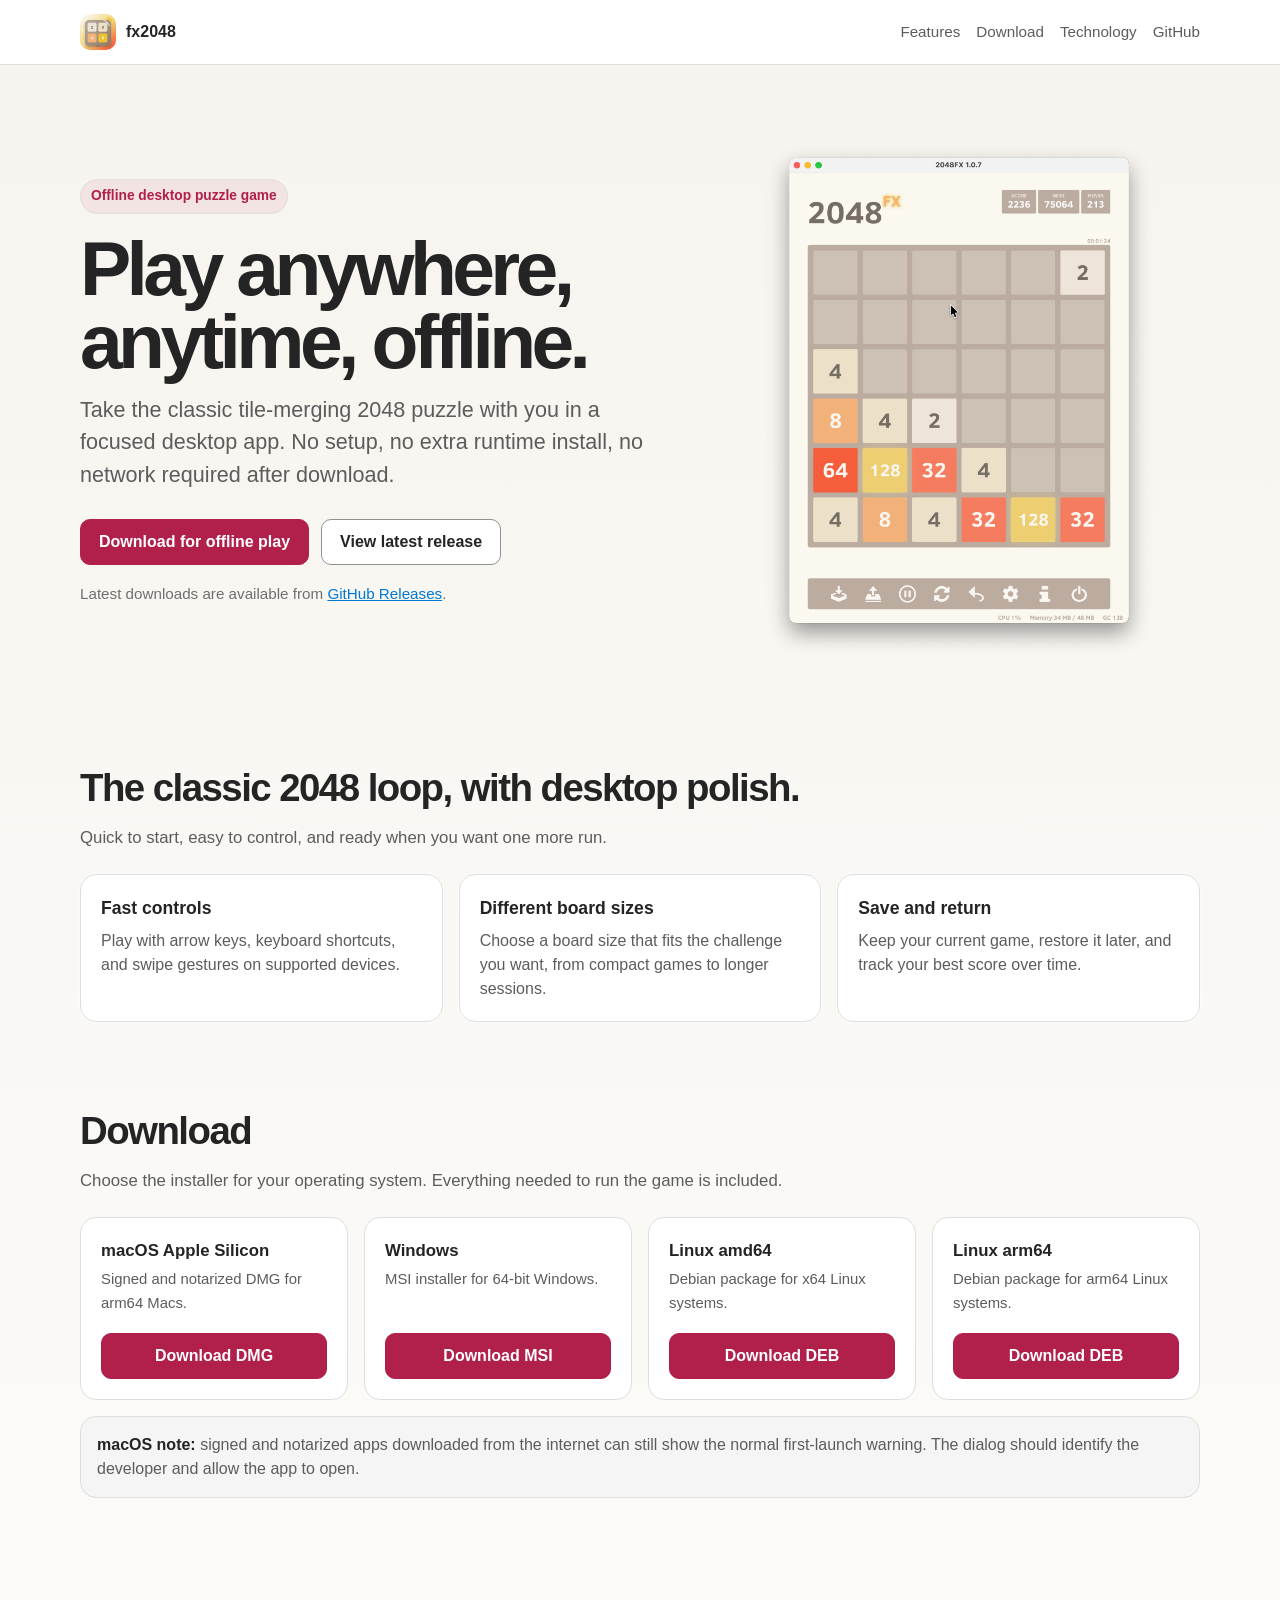
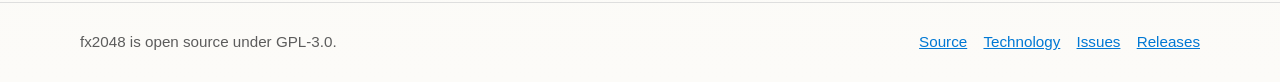
<file: docs/index.html>
<!doctype html>
<html lang="en">
<head>
  <meta charset="utf-8">
  <meta name="viewport" content="width=device-width, initial-scale=1">
  <meta name="description" content="fx2048 is a polished desktop version of 2048 you can install and play offline on macOS, Windows, and Linux.">
  <link rel="canonical" href="https://brunoborges.github.io/fx2048/">
  <meta property="og:site_name" content="fx2048">
  <meta property="og:type" content="website">
  <meta property="og:title" content="fx2048 - Play 2048 offline on desktop">
  <meta property="og:description" content="Install a polished desktop version of 2048 for macOS, Windows, and Linux. No setup, no extra runtime install, no network required after download.">
  <meta property="og:url" content="https://brunoborges.github.io/fx2048/">
  <meta property="og:image" content="https://brunoborges.github.io/fx2048/assets/screenshot.png">
  <meta property="og:image:width" content="1478">
  <meta property="og:image:height" content="1944">
  <meta property="og:image:alt" content="fx2048 desktop game screenshot showing a 2048 board.">
  <meta name="twitter:card" content="summary_large_image">
  <meta name="twitter:title" content="fx2048 - Play 2048 offline on desktop">
  <meta name="twitter:description" content="Install a polished desktop version of 2048 for macOS, Windows, and Linux. No setup, no extra runtime install, no network required after download.">
  <meta name="twitter:image" content="https://brunoborges.github.io/fx2048/assets/screenshot.png">
  <meta name="twitter:image:alt" content="fx2048 desktop game screenshot showing a 2048 board.">
  <link rel="icon" href="assets/fx2048.png">
  <title>fx2048 - 2048 for desktop</title>
  <script>
    (() => {
      const param = new URLSearchParams(window.location.search).get("clawpilotTheme");
      const theme =
        param || (window.matchMedia("(prefers-color-scheme: dark)").matches ? "dark" : "light");
      document.documentElement.setAttribute("data-theme", theme);
    })();
  </script>
  <style>
    :root {
      color-scheme: light;
      --cp-bg: #f7f4ef;
      --cp-bg-elevated: #fcfbf8;
      --cp-surface: #ffffff;
      --cp-surface-soft: #f5f5f5;
      --cp-border: #dedede;
      --cp-border-strong: #919191;
      --cp-text: #242424;
      --cp-text-muted: #5c5c5c;
      --cp-text-soft: #6f6f6f;
      --cp-accent: #b11f4b;
      --cp-accent-hover: #9a1a41;
      --cp-accent-soft: rgba(177, 31, 75, 0.08);
      --cp-accent-fg: #ffffff;
      --cp-success: #16a34a;
      --cp-danger: #dc2626;
      --cp-warning: #f59e0b;
      --cp-link: #0078d4;
      --cp-shadow: 0 18px 48px rgba(0, 0, 0, 0.12);
      --cp-overlay: rgba(255, 255, 255, 0.8);
      --cp-panel: rgba(255, 255, 255, 0.86);
      --cp-panel-strong: rgba(255, 255, 255, 0.96);
      --cp-sheen: rgba(255, 255, 255, 0.55);
      --cp-highlight: rgba(177, 31, 75, 0.12);
    }
    html[data-theme="dark"] {
      color-scheme: dark;
      --cp-bg: #3d3b3a;
      --cp-bg-elevated: #343231;
      --cp-surface: #292929;
      --cp-surface-soft: #2e2e2e;
      --cp-border: #474747;
      --cp-border-strong: #5f5f5f;
      --cp-text: #dedede;
      --cp-text-muted: #919191;
      --cp-text-soft: #b0b0b0;
      --cp-accent: #fd8ea1;
      --cp-accent-hover: #fb7b91;
      --cp-accent-soft: rgba(253, 142, 161, 0.14);
      --cp-accent-fg: #1a1a1a;
      --cp-success: #4ade80;
      --cp-danger: #f87171;
      --cp-warning: #fbbf24;
      --cp-link: #4da6ff;
      --cp-shadow: 0 18px 48px rgba(0, 0, 0, 0.32);
      --cp-overlay: rgba(41, 41, 41, 0.88);
      --cp-panel: rgba(41, 41, 41, 0.72);
      --cp-panel-strong: rgba(41, 41, 41, 0.96);
      --cp-sheen: rgba(255, 255, 255, 0.04);
      --cp-highlight: rgba(253, 142, 161, 0.12);
    }

    * {
      box-sizing: border-box;
    }

    html {
      scroll-behavior: smooth;
    }

    body {
      margin: 0;
      background: linear-gradient(180deg, var(--cp-bg), var(--cp-bg-elevated));
      color: var(--cp-text);
      font-family: "Segoe UI", Aptos, Calibri, -apple-system, BlinkMacSystemFont, sans-serif;
      line-height: 1.5;
    }

    a {
      color: var(--cp-link);
    }

    .page {
      min-height: 100vh;
    }

    .container {
      width: min(1120px, calc(100% - 32px));
      margin: 0 auto;
    }

    .site-header {
      position: sticky;
      top: 0;
      z-index: 2;
      border-bottom: 1px solid var(--cp-border);
      background: var(--cp-panel-strong);
    }

    .nav {
      display: flex;
      align-items: center;
      justify-content: space-between;
      gap: 16px;
      padding: 14px 0;
    }

    .brand {
      display: inline-flex;
      align-items: center;
      gap: 10px;
      color: var(--cp-text);
      font-weight: 700;
      text-decoration: none;
    }

    .brand img {
      width: 36px;
      height: 36px;
      border-radius: 0.625rem;
    }

    .nav-links {
      display: flex;
      align-items: center;
      gap: 16px;
      font-size: 0.95rem;
    }

    .nav-links a {
      color: var(--cp-text-muted);
      text-decoration: none;
    }

    .nav-links a:hover {
      color: var(--cp-accent);
    }

    .hero {
      display: grid;
      grid-template-columns: minmax(0, 1.1fr) minmax(280px, 0.9fr);
      gap: 48px;
      align-items: center;
      padding: 72px 0 56px;
    }

    .eyebrow {
      display: inline-flex;
      align-items: center;
      gap: 8px;
      padding: 6px 10px;
      border: 1px solid var(--cp-border);
      border-radius: 999px;
      background: var(--cp-accent-soft);
      color: var(--cp-accent);
      font-weight: 700;
      font-size: 0.86rem;
    }

    h1 {
      margin: 18px 0 16px;
      font-size: clamp(2.5rem, 6vw, 5.25rem);
      line-height: 0.95;
      letter-spacing: -0.06em;
    }

    .lede {
      max-width: 640px;
      margin: 0 0 28px;
      color: var(--cp-text-muted);
      font-size: clamp(1.1rem, 2vw, 1.35rem);
    }

    .actions {
      display: flex;
      flex-wrap: wrap;
      gap: 12px;
      margin: 28px 0 18px;
    }

    .button {
      display: inline-flex;
      align-items: center;
      justify-content: center;
      min-height: 44px;
      padding: 10px 18px;
      border: 1px solid var(--cp-border-strong);
      border-radius: 0.625rem;
      background: var(--cp-surface);
      color: var(--cp-text);
      font-weight: 700;
      text-decoration: none;
    }

    .button.primary {
      border-color: var(--cp-accent);
      background: var(--cp-accent);
      color: var(--cp-accent-fg);
    }

    .button:hover {
      border-color: var(--cp-accent-hover);
      color: var(--cp-accent-hover);
    }

    .button.primary:hover {
      background: var(--cp-accent-hover);
      color: var(--cp-accent-fg);
    }

    .release-note {
      color: var(--cp-text-soft);
      font-size: 0.95rem;
    }

    .screenshot-card {
      margin: 0;
    }

    .screenshot-card img {
      display: block;
      width: min(100%, 400px);
      height: auto;
      margin: 0 auto;
    }

    section {
      padding: 40px 0;
    }

    .section-heading {
      max-width: 760px;
      margin-bottom: 24px;
    }

    .section-heading h2 {
      margin: 0 0 8px;
      font-size: clamp(1.8rem, 3vw, 2.8rem);
      letter-spacing: -0.04em;
    }

    .section-heading p {
      margin: 0;
      color: var(--cp-text-muted);
      font-size: 1.05rem;
    }

    .grid {
      display: grid;
      grid-template-columns: repeat(3, minmax(0, 1fr));
      gap: 16px;
    }

    .card {
      border: 1px solid var(--cp-border);
      border-radius: 16px;
      background: var(--cp-surface);
      padding: 20px;
      box-shadow: 0 0 0 1px var(--cp-sheen);
    }

    .card h3 {
      margin: 0 0 8px;
      font-size: 1.1rem;
    }

    .card p {
      margin: 0;
      color: var(--cp-text-muted);
    }

    .downloads {
      display: grid;
      grid-template-columns: repeat(4, minmax(0, 1fr));
      gap: 16px;
    }

    .download-card {
      display: flex;
      min-height: 178px;
      flex-direction: column;
      justify-content: space-between;
      border: 1px solid var(--cp-border);
      border-radius: 16px;
      background: var(--cp-surface);
      padding: 20px;
    }

    .download-card strong {
      display: block;
      margin-bottom: 4px;
      font-size: 1.05rem;
    }

    .download-card span {
      color: var(--cp-text-muted);
      font-size: 0.93rem;
    }

    .download-card .button {
      width: 100%;
      margin-top: 18px;
    }

    .install-note {
      margin-top: 16px;
      padding: 16px;
      border: 1px solid var(--cp-border);
      border-radius: 16px;
      background: var(--cp-surface-soft);
      color: var(--cp-text-muted);
    }

    .install-note strong {
      color: var(--cp-text);
    }

    .site-footer {
      margin-top: 48px;
      border-top: 1px solid var(--cp-border);
      padding: 28px 0;
      color: var(--cp-text-muted);
      font-size: 0.95rem;
    }

    .footer-row {
      display: flex;
      flex-wrap: wrap;
      justify-content: space-between;
      gap: 12px;
    }

    .footer-row a {
      margin-left: 12px;
    }

    @media (max-width: 860px) {
      .hero,
      .grid,
      .downloads {
        grid-template-columns: 1fr;
      }

      .hero {
        padding-top: 48px;
      }

      .nav {
        align-items: flex-start;
        flex-direction: column;
      }

      .nav-links {
        flex-wrap: wrap;
      }
    }
  </style>
</head>
<body>
  <div class="page">
    <header class="site-header">
      <div class="container nav">
        <a class="brand" href="#top" aria-label="fx2048 home">
          <img src="assets/fx2048.png" alt="" width="36" height="36">
          <span>fx2048</span>
        </a>
        <nav class="nav-links" aria-label="Primary navigation">
          <a href="#features">Features</a>
          <a href="#download">Download</a>
          <a href="technology.html">Technology</a>
          <a href="https://github.com/brunoborges/fx2048">GitHub</a>
        </nav>
      </div>
    </header>

    <main id="top">
      <div class="container hero">
        <div>
          <span class="eyebrow">Offline desktop puzzle game</span>
          <h1>Play anywhere, anytime, offline.</h1>
          <p class="lede">
            Take the classic tile-merging 2048 puzzle with you in a focused desktop app. No setup, no extra runtime install, no network required after download.
          </p>
          <div class="actions">
            <a class="button primary" href="#download">Download for offline play</a>
            <a class="button" href="https://github.com/brunoborges/fx2048/releases/latest">View latest release</a>
          </div>
          <p class="release-note" id="release-note">Loading latest release details...</p>
        </div>
        <figure class="screenshot-card">
          <img src="assets/screenshot.png" alt="Screenshot of fx2048 showing a 2048 game board with score, toolbar, and status bar." width="1478" height="1944">
        </figure>
      </div>

      <section id="features" class="container">
        <div class="section-heading">
          <h2>The classic 2048 loop, with desktop polish.</h2>
          <p>Quick to start, easy to control, and ready when you want one more run.</p>
        </div>
        <div class="grid">
          <article class="card">
            <h3>Fast controls</h3>
            <p>Play with arrow keys, keyboard shortcuts, and swipe gestures on supported devices.</p>
          </article>
          <article class="card">
            <h3>Different board sizes</h3>
            <p>Choose a board size that fits the challenge you want, from compact games to longer sessions.</p>
          </article>
          <article class="card">
            <h3>Save and return</h3>
            <p>Keep your current game, restore it later, and track your best score over time.</p>
          </article>
        </div>
      </section>

      <section id="download" class="container">
        <div class="section-heading">
          <h2>Download</h2>
          <p>Choose the installer for your operating system. Everything needed to run the game is included.</p>
        </div>
        <div class="downloads" id="downloads">
          <article class="download-card" data-asset-match="macos-arm64.dmg">
            <div>
              <strong>macOS Apple Silicon</strong>
              <span>Signed and notarized DMG for arm64 Macs.</span>
            </div>
            <a class="button primary" href="https://github.com/brunoborges/fx2048/releases/latest">Download DMG</a>
          </article>
          <article class="download-card" data-asset-match="windows-x64.msi">
            <div>
              <strong>Windows</strong>
              <span>MSI installer for 64-bit Windows.</span>
            </div>
            <a class="button primary" href="https://github.com/brunoborges/fx2048/releases/latest">Download MSI</a>
          </article>
          <article class="download-card" data-asset-match="linux-amd64.deb">
            <div>
              <strong>Linux amd64</strong>
              <span>Debian package for x64 Linux systems.</span>
            </div>
            <a class="button primary" href="https://github.com/brunoborges/fx2048/releases/latest">Download DEB</a>
          </article>
          <article class="download-card" data-asset-match="linux-arm64.deb">
            <div>
              <strong>Linux arm64</strong>
              <span>Debian package for arm64 Linux systems.</span>
            </div>
            <a class="button primary" href="https://github.com/brunoborges/fx2048/releases/latest">Download DEB</a>
          </article>
        </div>
        <p class="install-note">
          <strong>macOS note:</strong> signed and notarized apps downloaded from the internet can still show the normal first-launch warning. The dialog should identify the developer and allow the app to open.
        </p>
      </section>
    </main>

    <footer class="site-footer">
      <div class="container footer-row">
        <span>fx2048 is open source under GPL-3.0.</span>
        <span>
          <a href="https://github.com/brunoborges/fx2048">Source</a>
          <a href="technology.html">Technology</a>
          <a href="https://github.com/brunoborges/fx2048/issues">Issues</a>
          <a href="https://github.com/brunoborges/fx2048/releases">Releases</a>
        </span>
      </div>
    </footer>
  </div>

  <script>
    const releaseNote = document.querySelector("#release-note");
    const fallbackUrl = "https://github.com/brunoborges/fx2048/releases/latest";

    fetch("https://api.github.com/repos/brunoborges/fx2048/releases/latest", {
      headers: { "Accept": "application/vnd.github+json" }
    })
      .then((response) => {
        if (!response.ok) {
          throw new Error(`GitHub release lookup failed: ${response.status}`);
        }
        return response.json();
      })
      .then((release) => {
        releaseNote.textContent = `Latest release: ${release.name || release.tag_name}`;

        document.querySelectorAll("[data-asset-match]").forEach((card) => {
          const matcher = card.getAttribute("data-asset-match");
          const asset = release.assets.find((candidate) => candidate.name.includes(matcher));
          const link = card.querySelector("a");
          if (asset && link) {
            link.href = asset.browser_download_url;
            link.setAttribute("download", "");
            link.setAttribute("aria-label", `Download ${asset.name}`);
          }
        });
      })
      .catch(() => {
        releaseNote.innerHTML = `Latest downloads are available from <a href="${fallbackUrl}">GitHub Releases</a>.`;
      });
  </script>
</body>
</html>
</file>
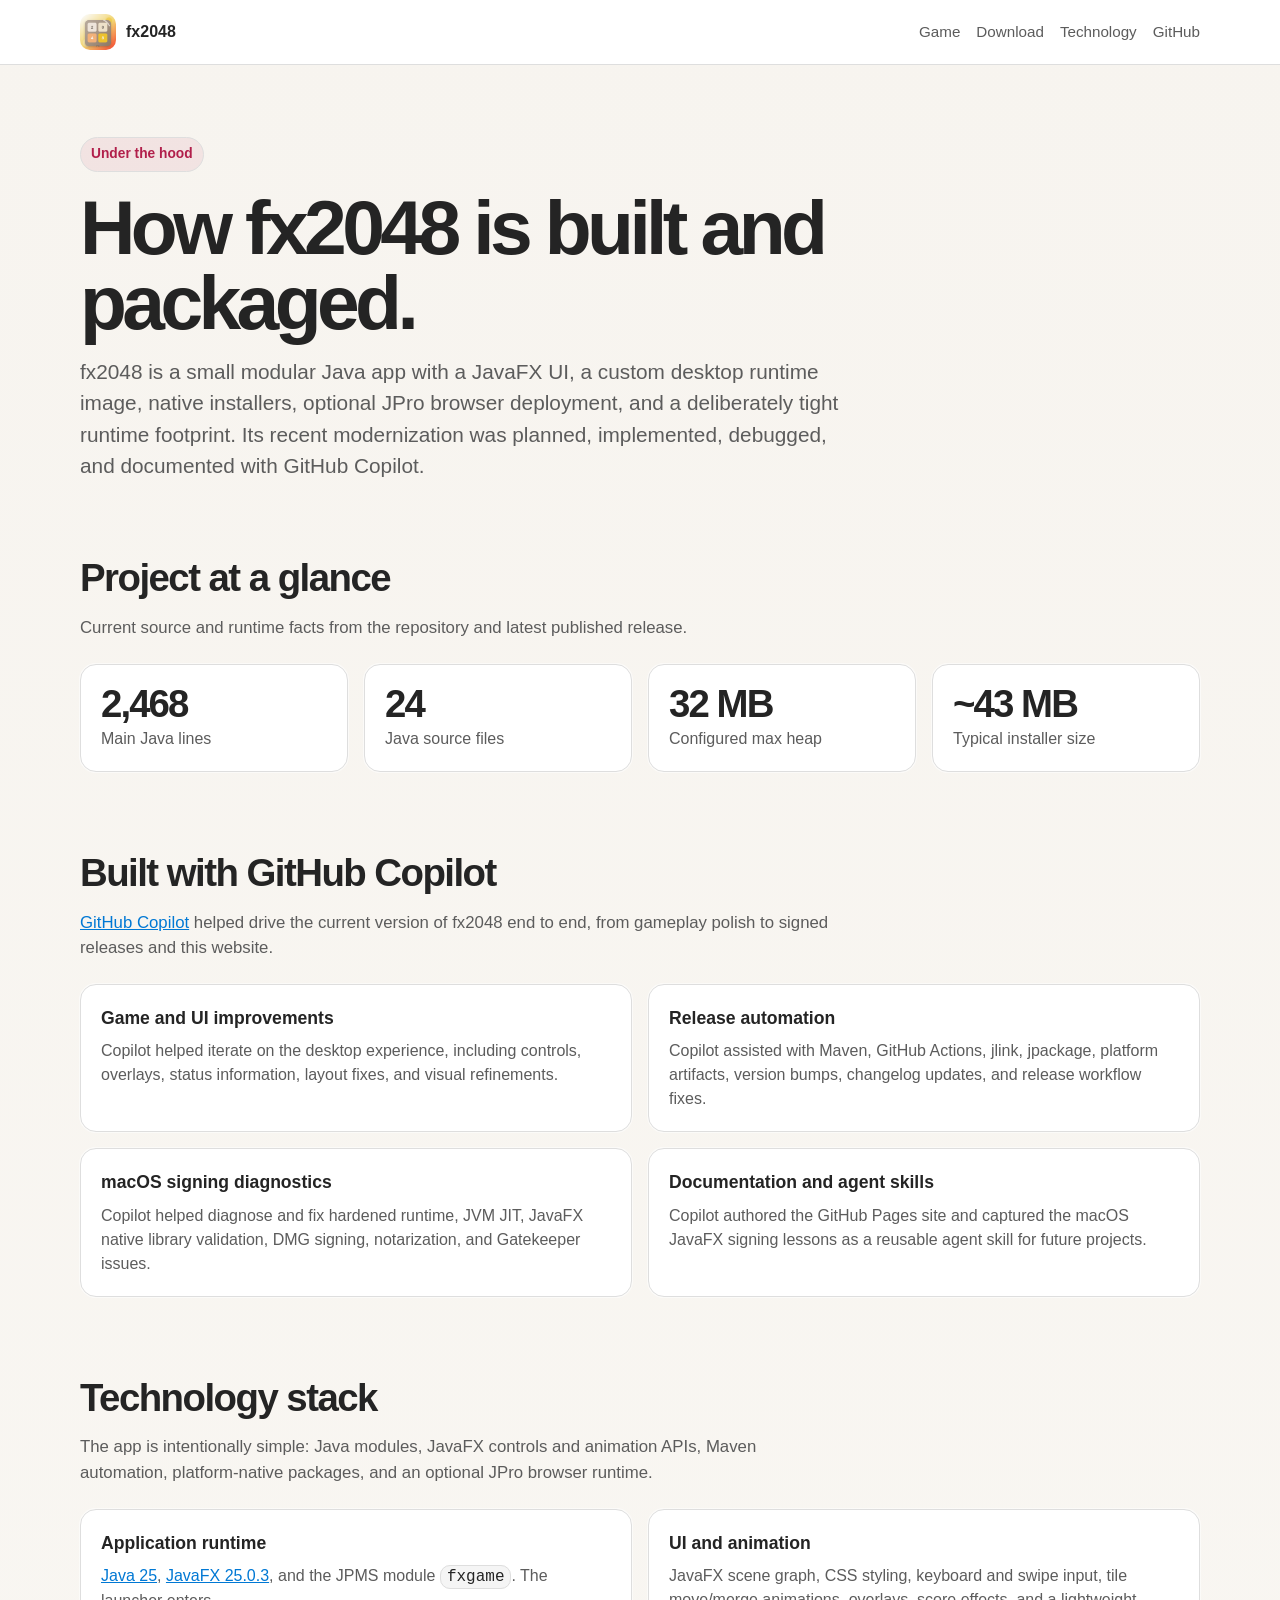
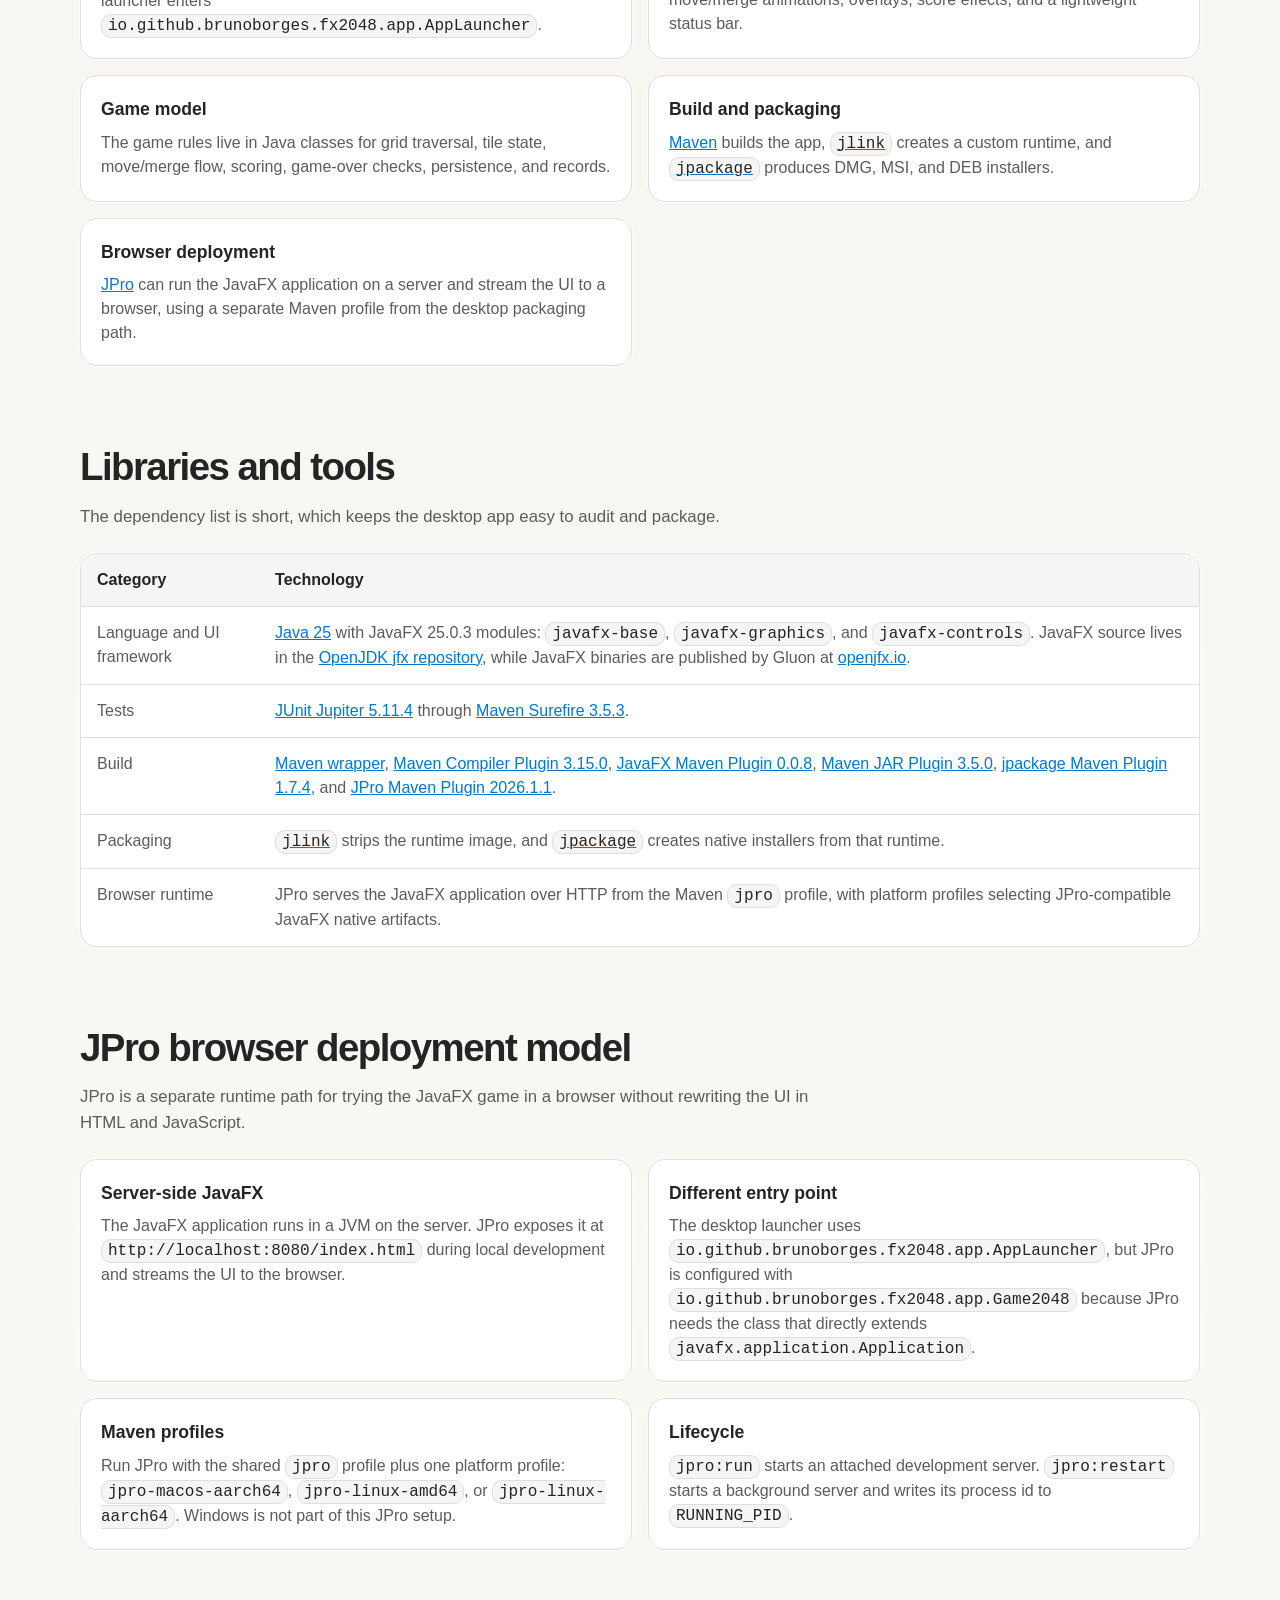
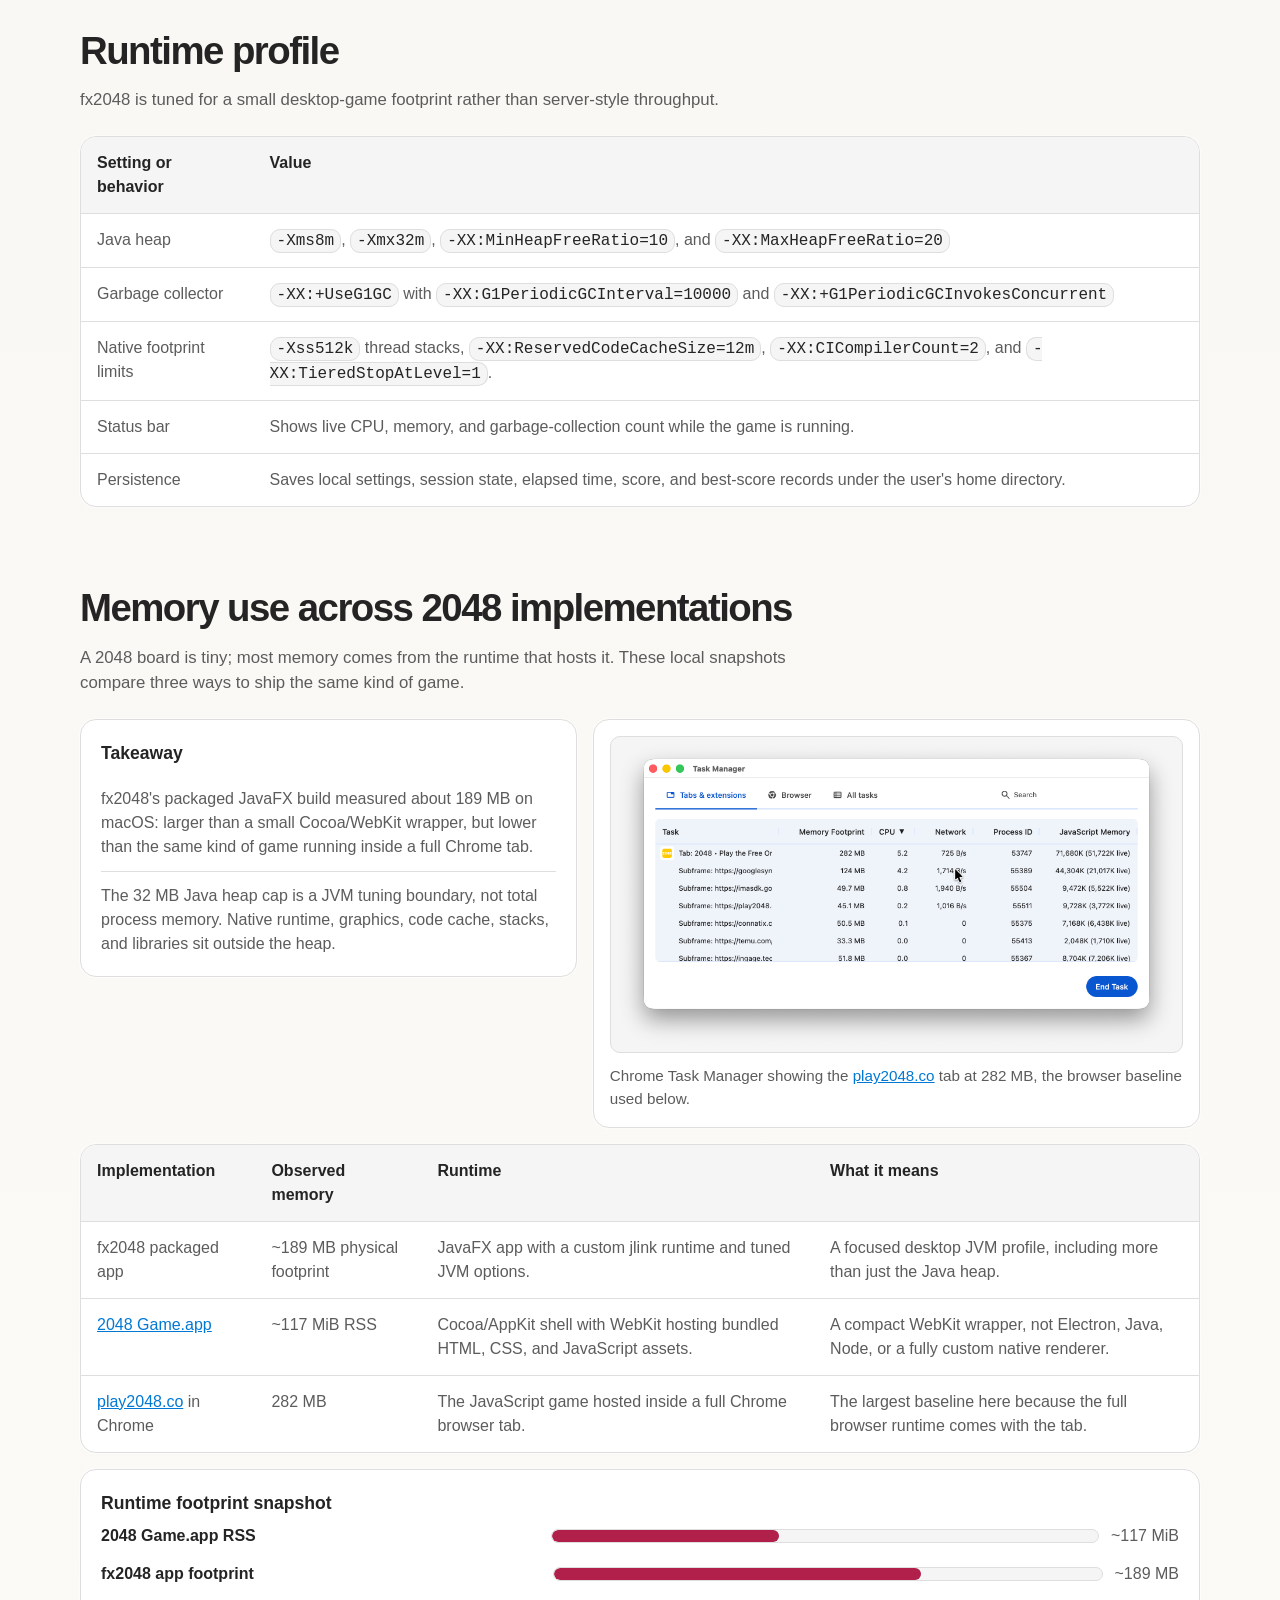
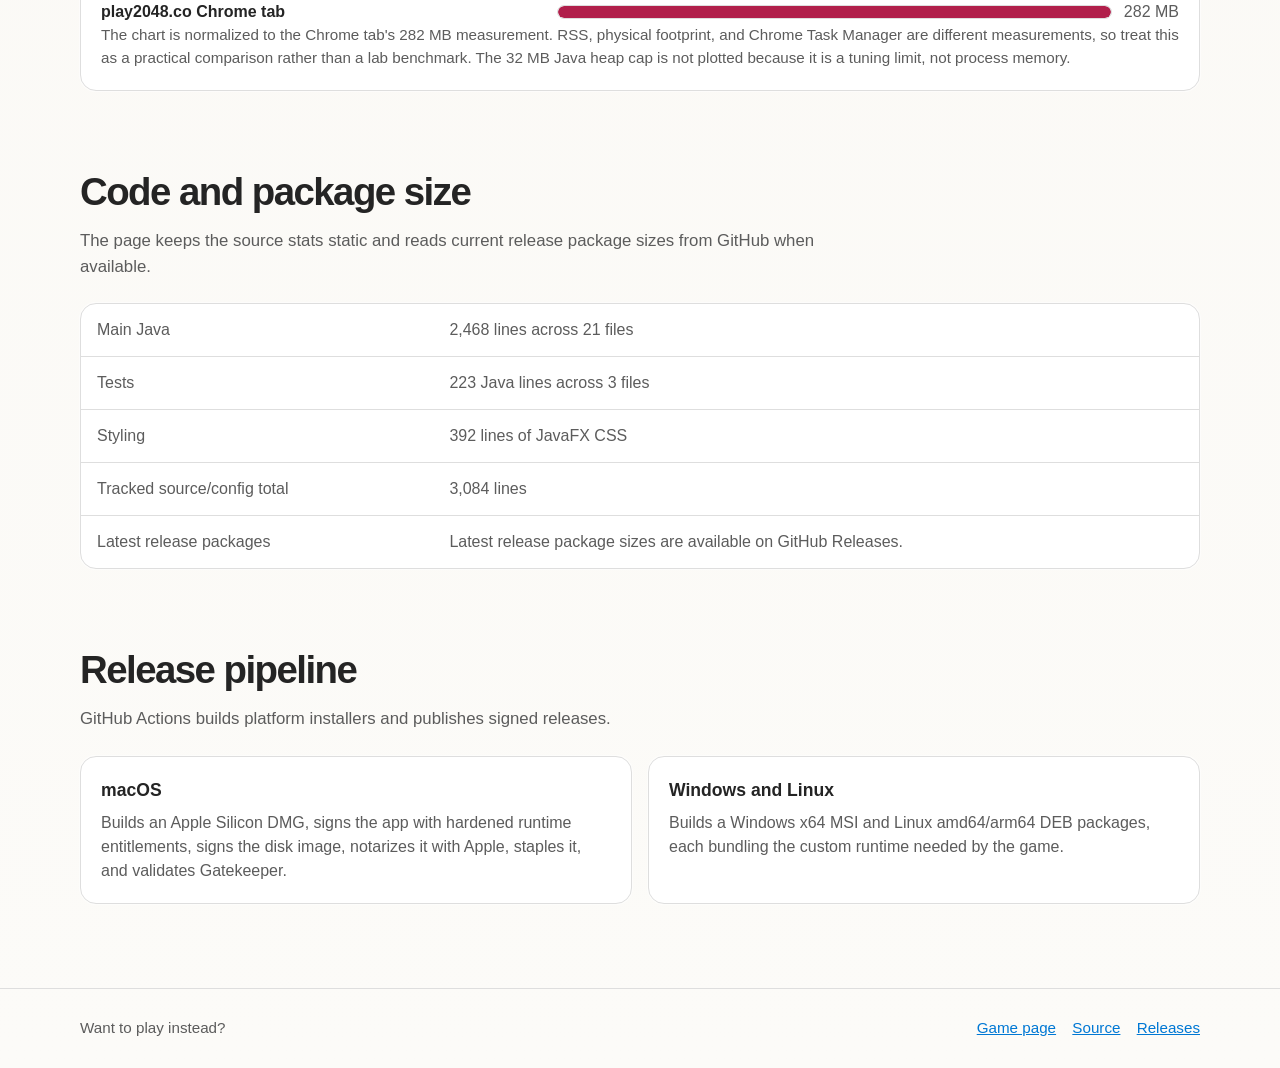
<file: docs/technology.html>
<!doctype html>
<html lang="en">
<head>
  <meta charset="utf-8">
  <meta name="viewport" content="width=device-width, initial-scale=1">
  <meta name="description" content="How fx2048 is built: Java, JavaFX, Maven, jlink, jpackage, JPro browser deployment, runtime settings, package sizes, and source code stats.">
  <link rel="canonical" href="https://brunoborges.github.io/fx2048/technology.html">
  <meta property="og:site_name" content="fx2048">
  <meta property="og:type" content="article">
  <meta property="og:title" content="fx2048 Technology - JavaFX runtime, packaging, and memory">
  <meta property="og:description" content="How fx2048 is built with JavaFX, Maven, jlink, jpackage, JPro browser deployment, a tuned JVM profile, native installers, and runtime memory comparisons.">
  <meta property="og:url" content="https://brunoborges.github.io/fx2048/technology.html">
  <meta property="og:image" content="https://brunoborges.github.io/fx2048/assets/screenshot.png">
  <meta property="og:image:width" content="1478">
  <meta property="og:image:height" content="1944">
  <meta property="og:image:alt" content="fx2048 desktop game screenshot showing a 2048 board.">
  <meta name="twitter:card" content="summary_large_image">
  <meta name="twitter:title" content="fx2048 Technology - JavaFX runtime, packaging, and memory">
  <meta name="twitter:description" content="How fx2048 is built with JavaFX, Maven, jlink, jpackage, JPro browser deployment, a tuned JVM profile, native installers, and runtime memory comparisons.">
  <meta name="twitter:image" content="https://brunoborges.github.io/fx2048/assets/screenshot.png">
  <meta name="twitter:image:alt" content="fx2048 desktop game screenshot showing a 2048 board.">
  <link rel="icon" href="assets/fx2048.png">
  <title>fx2048 - Technology</title>
  <script>
    (() => {
      const param = new URLSearchParams(window.location.search).get("clawpilotTheme");
      const theme =
        param || (window.matchMedia("(prefers-color-scheme: dark)").matches ? "dark" : "light");
      document.documentElement.setAttribute("data-theme", theme);
    })();
  </script>
  <style>
    :root {
      color-scheme: light;
      --cp-bg: #f7f4ef;
      --cp-bg-elevated: #fcfbf8;
      --cp-surface: #ffffff;
      --cp-surface-soft: #f5f5f5;
      --cp-border: #dedede;
      --cp-border-strong: #919191;
      --cp-text: #242424;
      --cp-text-muted: #5c5c5c;
      --cp-text-soft: #6f6f6f;
      --cp-accent: #b11f4b;
      --cp-accent-hover: #9a1a41;
      --cp-accent-soft: rgba(177, 31, 75, 0.08);
      --cp-accent-fg: #ffffff;
      --cp-success: #16a34a;
      --cp-danger: #dc2626;
      --cp-warning: #f59e0b;
      --cp-link: #0078d4;
      --cp-shadow: 0 18px 48px rgba(0, 0, 0, 0.12);
      --cp-overlay: rgba(255, 255, 255, 0.8);
      --cp-panel: rgba(255, 255, 255, 0.86);
      --cp-panel-strong: rgba(255, 255, 255, 0.96);
      --cp-sheen: rgba(255, 255, 255, 0.55);
      --cp-highlight: rgba(177, 31, 75, 0.12);
    }
    html[data-theme="dark"] {
      color-scheme: dark;
      --cp-bg: #3d3b3a;
      --cp-bg-elevated: #343231;
      --cp-surface: #292929;
      --cp-surface-soft: #2e2e2e;
      --cp-border: #474747;
      --cp-border-strong: #5f5f5f;
      --cp-text: #dedede;
      --cp-text-muted: #919191;
      --cp-text-soft: #b0b0b0;
      --cp-accent: #fd8ea1;
      --cp-accent-hover: #fb7b91;
      --cp-accent-soft: rgba(253, 142, 161, 0.14);
      --cp-accent-fg: #1a1a1a;
      --cp-success: #4ade80;
      --cp-danger: #f87171;
      --cp-warning: #fbbf24;
      --cp-link: #4da6ff;
      --cp-shadow: 0 18px 48px rgba(0, 0, 0, 0.32);
      --cp-overlay: rgba(41, 41, 41, 0.88);
      --cp-panel: rgba(41, 41, 41, 0.72);
      --cp-panel-strong: rgba(41, 41, 41, 0.96);
      --cp-sheen: rgba(255, 255, 255, 0.04);
      --cp-highlight: rgba(253, 142, 161, 0.12);
    }

    * {
      box-sizing: border-box;
    }

    html {
      scroll-behavior: smooth;
    }

    body {
      margin: 0;
      background: linear-gradient(180deg, var(--cp-bg), var(--cp-bg-elevated));
      color: var(--cp-text);
      font-family: "Segoe UI", Aptos, Calibri, -apple-system, BlinkMacSystemFont, sans-serif;
      line-height: 1.5;
    }

    a {
      color: var(--cp-link);
    }

    code {
      border: 1px solid var(--cp-border);
      border-radius: 0.625rem;
      background: var(--cp-surface-soft);
      color: var(--cp-text);
      font-family: Consolas, "Courier New", Courier, monospace;
      padding: 2px 6px;
    }

    .page {
      min-height: 100vh;
    }

    .container {
      width: min(1120px, calc(100% - 32px));
      margin: 0 auto;
    }

    .site-header {
      position: sticky;
      top: 0;
      z-index: 2;
      border-bottom: 1px solid var(--cp-border);
      background: var(--cp-panel-strong);
    }

    .nav {
      display: flex;
      align-items: center;
      justify-content: space-between;
      gap: 16px;
      padding: 14px 0;
    }

    .brand {
      display: inline-flex;
      align-items: center;
      gap: 10px;
      color: var(--cp-text);
      font-weight: 700;
      text-decoration: none;
    }

    .brand img {
      width: 36px;
      height: 36px;
      border-radius: 0.625rem;
    }

    .nav-links {
      display: flex;
      align-items: center;
      gap: 16px;
      font-size: 0.95rem;
    }

    .nav-links a {
      color: var(--cp-text-muted);
      text-decoration: none;
    }

    .nav-links a:hover {
      color: var(--cp-accent);
    }

    .hero {
      padding: 72px 0 32px;
    }

    .eyebrow {
      display: inline-flex;
      align-items: center;
      gap: 8px;
      padding: 6px 10px;
      border: 1px solid var(--cp-border);
      border-radius: 999px;
      background: var(--cp-accent-soft);
      color: var(--cp-accent);
      font-weight: 700;
      font-size: 0.86rem;
    }

    h1 {
      max-width: 820px;
      margin: 18px 0 16px;
      font-size: clamp(2.4rem, 6vw, 4.8rem);
      line-height: 0.98;
      letter-spacing: -0.06em;
    }

    .lede {
      max-width: 760px;
      margin: 0;
      color: var(--cp-text-muted);
      font-size: clamp(1.1rem, 2vw, 1.3rem);
    }

    section {
      padding: 36px 0;
    }

    .section-heading {
      max-width: 760px;
      margin-bottom: 24px;
    }

    .section-heading h2 {
      margin: 0 0 8px;
      font-size: clamp(1.8rem, 3vw, 2.8rem);
      letter-spacing: -0.04em;
    }

    .section-heading p {
      margin: 0;
      color: var(--cp-text-muted);
      font-size: 1.05rem;
    }

    .stats {
      display: grid;
      grid-template-columns: repeat(4, minmax(0, 1fr));
      gap: 16px;
    }

    .stat-card,
    .card,
    .figure-card,
    .table-card {
      border: 1px solid var(--cp-border);
      border-radius: 16px;
      background: var(--cp-surface);
      box-shadow: 0 0 0 1px var(--cp-sheen);
    }

    .stat-card {
      padding: 20px;
    }

    .stat-card strong {
      display: block;
      margin-bottom: 4px;
      font-size: clamp(1.7rem, 4vw, 2.4rem);
      line-height: 1;
      letter-spacing: -0.05em;
    }

    .stat-card span {
      color: var(--cp-text-muted);
    }

    .grid {
      display: grid;
      grid-template-columns: repeat(2, minmax(0, 1fr));
      gap: 16px;
    }

    .card {
      padding: 20px;
    }

    .card h3 {
      margin: 0 0 8px;
      font-size: 1.1rem;
    }

    .card p {
      margin: 0;
      color: var(--cp-text-muted);
    }

    .comparison-grid {
      display: grid;
      grid-template-columns: minmax(0, 0.9fr) minmax(320px, 1.1fr);
      gap: 16px;
      align-items: start;
    }

    .memory-flow {
      display: grid;
      gap: 16px;
    }

    .memory-takeaway {
      display: grid;
      gap: 12px;
    }

    .memory-takeaway p + p {
      padding-top: 12px;
      border-top: 1px solid var(--cp-border);
    }

    .memory-table {
      overflow-x: auto;
    }

    .memory-chart {
      display: grid;
      gap: 14px;
    }

    .memory-chart-row {
      display: grid;
      grid-template-columns: minmax(140px, 0.8fr) minmax(0, 1fr) auto;
      gap: 12px;
      align-items: center;
    }

    .memory-chart-label {
      color: var(--cp-text);
      font-weight: 700;
    }

    .memory-chart-track {
      overflow: hidden;
      height: 14px;
      border: 1px solid var(--cp-border);
      border-radius: 999px;
      background: var(--cp-surface-soft);
    }

    .memory-chart-bar {
      display: block;
      width: var(--bar-size);
      height: 100%;
      border-radius: 999px;
      background: var(--cp-accent);
    }

    .memory-chart-value {
      color: var(--cp-text-muted);
      font-variant-numeric: tabular-nums;
      white-space: nowrap;
    }

    .memory-chart-note {
      margin-top: 12px;
      color: var(--cp-text-muted);
      font-size: 0.95rem;
    }

    .package-list {
      margin: 0;
      padding-left: 20px;
    }

    .package-list li + li {
      margin-top: 4px;
    }

    .figure-card {
      margin: 0;
      padding: 16px;
    }

    .figure-card img {
      display: block;
      width: 100%;
      height: auto;
      border: 1px solid var(--cp-border);
      border-radius: 0.625rem;
      background: var(--cp-surface-soft);
    }

    .figure-card figcaption {
      margin-top: 12px;
      color: var(--cp-text-muted);
      font-size: 0.95rem;
    }

    .table-card {
      overflow: hidden;
    }

    table {
      width: 100%;
      border-collapse: collapse;
    }

    th,
    td {
      padding: 14px 16px;
      border-bottom: 1px solid var(--cp-border);
      text-align: left;
      vertical-align: top;
    }

    th {
      background: var(--cp-surface-soft);
      color: var(--cp-text);
      font-weight: 700;
    }

    td {
      color: var(--cp-text-muted);
    }

    tr:last-child td {
      border-bottom: 0;
    }

    .site-footer {
      margin-top: 48px;
      border-top: 1px solid var(--cp-border);
      padding: 28px 0;
      color: var(--cp-text-muted);
      font-size: 0.95rem;
    }

    .footer-row {
      display: flex;
      flex-wrap: wrap;
      justify-content: space-between;
      gap: 12px;
    }

    .footer-row a {
      margin-left: 12px;
    }

    @media (max-width: 860px) {
      .stats,
      .grid,
      .comparison-grid {
        grid-template-columns: 1fr;
      }

      .hero {
        padding-top: 48px;
      }

      .nav {
        align-items: flex-start;
        flex-direction: column;
      }

      .nav-links {
        flex-wrap: wrap;
      }
    }
  </style>
</head>
<body>
  <div class="page">
    <header class="site-header">
      <div class="container nav">
        <a class="brand" href="index.html" aria-label="fx2048 home">
          <img src="assets/fx2048.png" alt="" width="36" height="36">
          <span>fx2048</span>
        </a>
        <nav class="nav-links" aria-label="Primary navigation">
          <a href="index.html">Game</a>
          <a href="index.html#download">Download</a>
          <a href="technology.html">Technology</a>
          <a href="https://github.com/brunoborges/fx2048">GitHub</a>
        </nav>
      </div>
    </header>

    <main>
      <div class="container hero">
        <span class="eyebrow">Under the hood</span>
        <h1>How fx2048 is built and packaged.</h1>
        <p class="lede">
          fx2048 is a small modular Java app with a JavaFX UI, a custom desktop runtime image, native installers, optional JPro browser deployment, and a deliberately tight runtime footprint. Its recent modernization was planned, implemented, debugged, and documented with GitHub Copilot.
        </p>
      </div>

      <section class="container" aria-labelledby="stats-heading">
        <div class="section-heading">
          <h2 id="stats-heading">Project at a glance</h2>
          <p>Current source and runtime facts from the repository and latest published release.</p>
        </div>
        <div class="stats">
          <article class="stat-card">
            <strong>2,468</strong>
            <span>Main Java lines</span>
          </article>
          <article class="stat-card">
            <strong>24</strong>
            <span>Java source files</span>
          </article>
          <article class="stat-card">
            <strong>32 MB</strong>
            <span>Configured max heap</span>
          </article>
          <article class="stat-card">
            <strong>~43 MB</strong>
            <span>Typical installer size</span>
          </article>
        </div>
      </section>

      <section class="container" aria-labelledby="copilot-heading">
        <div class="section-heading">
          <h2 id="copilot-heading">Built with GitHub Copilot</h2>
          <p><a href="https://github.com/features/copilot">GitHub Copilot</a> helped drive the current version of fx2048 end to end, from gameplay polish to signed releases and this website.</p>
        </div>
        <div class="grid">
          <article class="card">
            <h3>Game and UI improvements</h3>
            <p>Copilot helped iterate on the desktop experience, including controls, overlays, status information, layout fixes, and visual refinements.</p>
          </article>
          <article class="card">
            <h3>Release automation</h3>
            <p>Copilot assisted with Maven, GitHub Actions, jlink, jpackage, platform artifacts, version bumps, changelog updates, and release workflow fixes.</p>
          </article>
          <article class="card">
            <h3>macOS signing diagnostics</h3>
            <p>Copilot helped diagnose and fix hardened runtime, JVM JIT, JavaFX native library validation, DMG signing, notarization, and Gatekeeper issues.</p>
          </article>
          <article class="card">
            <h3>Documentation and agent skills</h3>
            <p>Copilot authored the GitHub Pages site and captured the macOS JavaFX signing lessons as a reusable agent skill for future projects.</p>
          </article>
        </div>
      </section>

      <section class="container" aria-labelledby="stack-heading">
        <div class="section-heading">
          <h2 id="stack-heading">Technology stack</h2>
          <p>The app is intentionally simple: Java modules, JavaFX controls and animation APIs, Maven automation, platform-native packages, and an optional JPro browser runtime.</p>
        </div>
        <div class="grid">
          <article class="card">
            <h3>Application runtime</h3>
            <p><a href="https://openjdk.org/projects/jdk/25/">Java 25</a>, <a href="https://openjfx.io/">JavaFX 25.0.3</a>, and the JPMS module <code>fxgame</code>. The launcher enters <code>io.github.brunoborges.fx2048.app.AppLauncher</code>.</p>
          </article>
          <article class="card">
            <h3>UI and animation</h3>
            <p>JavaFX scene graph, CSS styling, keyboard and swipe input, tile move/merge animations, overlays, score effects, and a lightweight status bar.</p>
          </article>
          <article class="card">
            <h3>Game model</h3>
            <p>The game rules live in Java classes for grid traversal, tile state, move/merge flow, scoring, game-over checks, persistence, and records.</p>
          </article>
          <article class="card">
            <h3>Build and packaging</h3>
            <p><a href="https://maven.apache.org/">Maven</a> builds the app, <a href="https://docs.oracle.com/en/java/javase/25/docs/specs/man/jlink.html"><code>jlink</code></a> creates a custom runtime, and <a href="https://docs.oracle.com/en/java/javase/25/docs/specs/man/jpackage.html"><code>jpackage</code></a> produces DMG, MSI, and DEB installers.</p>
          </article>
          <article class="card">
            <h3>Browser deployment</h3>
            <p><a href="https://www.jpro.one/">JPro</a> can run the JavaFX application on a server and stream the UI to a browser, using a separate Maven profile from the desktop packaging path.</p>
          </article>
        </div>
      </section>

      <section class="container" aria-labelledby="libraries-heading">
        <div class="section-heading">
          <h2 id="libraries-heading">Libraries and tools</h2>
          <p>The dependency list is short, which keeps the desktop app easy to audit and package.</p>
        </div>
        <div class="table-card">
          <table>
            <thead>
              <tr>
                <th>Category</th>
                <th>Technology</th>
              </tr>
            </thead>
            <tbody>
              <tr>
                <td>Language and UI framework</td>
                <td>
                  <a href="https://openjdk.org/projects/jdk/25/">Java 25</a> with JavaFX 25.0.3 modules: <code>javafx-base</code>, <code>javafx-graphics</code>, and <code>javafx-controls</code>.
                  JavaFX source lives in the <a href="https://github.com/openjdk/jfx">OpenJDK jfx repository</a>, while JavaFX binaries are published by Gluon at <a href="https://openjfx.io/">openjfx.io</a>.
                </td>
              </tr>
              <tr>
                <td>Tests</td>
                <td><a href="https://junit.org/junit5/">JUnit Jupiter 5.11.4</a> through <a href="https://maven.apache.org/surefire/maven-surefire-plugin/">Maven Surefire 3.5.3</a>.</td>
              </tr>
              <tr>
                <td>Build</td>
                <td>
                  <a href="https://maven.apache.org/wrapper/">Maven wrapper</a>,
                  <a href="https://maven.apache.org/plugins/maven-compiler-plugin/">Maven Compiler Plugin 3.15.0</a>,
                  <a href="https://github.com/openjfx/javafx-maven-plugin">JavaFX Maven Plugin 0.0.8</a>,
                  <a href="https://maven.apache.org/plugins/maven-jar-plugin/">Maven JAR Plugin 3.5.0</a>,
                  <a href="https://github.com/petr-panteleyev/jpackage-maven-plugin">jpackage Maven Plugin 1.7.4</a>,
                  and <a href="https://www.jpro.one/">JPro Maven Plugin 2026.1.1</a>.
                </td>
              </tr>
              <tr>
                <td>Packaging</td>
                <td><a href="https://docs.oracle.com/en/java/javase/25/docs/specs/man/jlink.html"><code>jlink</code></a> strips the runtime image, and <a href="https://docs.oracle.com/en/java/javase/25/docs/specs/man/jpackage.html"><code>jpackage</code></a> creates native installers from that runtime.</td>
              </tr>
              <tr>
                <td>Browser runtime</td>
                <td>JPro serves the JavaFX application over HTTP from the Maven <code>jpro</code> profile, with platform profiles selecting JPro-compatible JavaFX native artifacts.</td>
              </tr>
            </tbody>
          </table>
        </div>
      </section>

      <section class="container" aria-labelledby="jpro-heading">
        <div class="section-heading">
          <h2 id="jpro-heading">JPro browser deployment model</h2>
          <p>JPro is a separate runtime path for trying the JavaFX game in a browser without rewriting the UI in HTML and JavaScript.</p>
        </div>
        <div class="grid">
          <article class="card">
            <h3>Server-side JavaFX</h3>
            <p>The JavaFX application runs in a JVM on the server. JPro exposes it at <code>http://localhost:8080/index.html</code> during local development and streams the UI to the browser.</p>
          </article>
          <article class="card">
            <h3>Different entry point</h3>
            <p>The desktop launcher uses <code>io.github.brunoborges.fx2048.app.AppLauncher</code>, but JPro is configured with <code>io.github.brunoborges.fx2048.app.Game2048</code> because JPro needs the class that directly extends <code>javafx.application.Application</code>.</p>
          </article>
          <article class="card">
            <h3>Maven profiles</h3>
            <p>Run JPro with the shared <code>jpro</code> profile plus one platform profile: <code>jpro-macos-aarch64</code>, <code>jpro-linux-amd64</code>, or <code>jpro-linux-aarch64</code>. Windows is not part of this JPro setup.</p>
          </article>
          <article class="card">
            <h3>Lifecycle</h3>
            <p><code>jpro:run</code> starts an attached development server. <code>jpro:restart</code> starts a background server and writes its process id to <code>RUNNING_PID</code>.</p>
          </article>
        </div>
      </section>

      <section class="container" aria-labelledby="runtime-heading">
        <div class="section-heading">
          <h2 id="runtime-heading">Runtime profile</h2>
          <p>fx2048 is tuned for a small desktop-game footprint rather than server-style throughput.</p>
        </div>
        <div class="table-card">
          <table>
            <thead>
              <tr>
                <th>Setting or behavior</th>
                <th>Value</th>
              </tr>
            </thead>
            <tbody>
              <tr>
                <td>Java heap</td>
                <td><code>-Xms8m</code>, <code>-Xmx32m</code>, <code>-XX:MinHeapFreeRatio=10</code>, and <code>-XX:MaxHeapFreeRatio=20</code></td>
              </tr>
              <tr>
                <td>Garbage collector</td>
                <td><code>-XX:+UseG1GC</code> with <code>-XX:G1PeriodicGCInterval=10000</code> and <code>-XX:+G1PeriodicGCInvokesConcurrent</code></td>
              </tr>
              <tr>
                <td>Native footprint limits</td>
                <td><code>-Xss512k</code> thread stacks, <code>-XX:ReservedCodeCacheSize=12m</code>, <code>-XX:CICompilerCount=2</code>, and <code>-XX:TieredStopAtLevel=1</code>.</td>
              </tr>
              <tr>
                <td>Status bar</td>
                <td>Shows live CPU, memory, and garbage-collection count while the game is running.</td>
              </tr>
              <tr>
                <td>Persistence</td>
                <td>Saves local settings, session state, elapsed time, score, and best-score records under the user's home directory.</td>
              </tr>
            </tbody>
          </table>
        </div>
      </section>

      <section class="container" aria-labelledby="memory-heading">
        <div class="section-heading">
          <h2 id="memory-heading">Memory use across 2048 implementations</h2>
          <p>A 2048 board is tiny; most memory comes from the runtime that hosts it. These local snapshots compare three ways to ship the same kind of game.</p>
        </div>
        <div class="memory-flow">
          <div class="comparison-grid">
            <article class="card memory-takeaway">
              <h3>Takeaway</h3>
              <p>fx2048's packaged JavaFX build measured about 189 MB on macOS: larger than a small Cocoa/WebKit wrapper, but lower than the same kind of game running inside a full Chrome tab.</p>
              <p>The 32 MB Java heap cap is a JVM tuning boundary, not total process memory. Native runtime, graphics, code cache, stacks, and libraries sit outside the heap.</p>
            </article>
            <figure class="figure-card">
              <img src="assets/play2048-chrome-task-manager.png" alt="Chrome Task Manager screenshot showing the play2048.co tab consuming 282 MB of memory." width="1956" height="1078">
              <figcaption>
                Chrome Task Manager showing the <a href="https://play2048.co">play2048.co</a> tab at 282 MB, the browser baseline used below.
              </figcaption>
            </figure>
          </div>
          <div class="table-card memory-table">
            <table>
              <thead>
                <tr>
                  <th>Implementation</th>
                  <th>Observed memory</th>
                  <th>Runtime</th>
                  <th>What it means</th>
                </tr>
              </thead>
              <tbody>
                <tr>
                  <td>fx2048 packaged app</td>
                  <td>~189 MB physical footprint</td>
                  <td>JavaFX app with a custom jlink runtime and tuned JVM options.</td>
                  <td>A focused desktop JVM profile, including more than just the Java heap.</td>
                </tr>
                <tr>
                  <td><a href="https://apps.apple.com/ca/app/2048-game/id871033113?mt=12">2048 Game.app</a></td>
                  <td>~117 MiB RSS</td>
                  <td>Cocoa/AppKit shell with WebKit hosting bundled HTML, CSS, and JavaScript assets.</td>
                  <td>A compact WebKit wrapper, not Electron, Java, Node, or a fully custom native renderer.</td>
                </tr>
                <tr>
                  <td><a href="https://play2048.co">play2048.co</a> in Chrome</td>
                  <td>282 MB</td>
                  <td>The JavaScript game hosted inside a full Chrome browser tab.</td>
                  <td>The largest baseline here because the full browser runtime comes with the tab.</td>
                </tr>
              </tbody>
            </table>
          </div>
          <article class="card">
            <h3>Runtime footprint snapshot</h3>
            <div class="memory-chart" aria-label="Memory usage comparison chart">
              <div class="memory-chart-row">
                <span class="memory-chart-label">2048 Game.app RSS</span>
                <span class="memory-chart-track" aria-hidden="true"><span class="memory-chart-bar" style="--bar-size: 41.5%;"></span></span>
                <span class="memory-chart-value">~117 MiB</span>
              </div>
              <div class="memory-chart-row">
                <span class="memory-chart-label">fx2048 app footprint</span>
                <span class="memory-chart-track" aria-hidden="true"><span class="memory-chart-bar" style="--bar-size: 67.0%;"></span></span>
                <span class="memory-chart-value">~189 MB</span>
              </div>
              <div class="memory-chart-row">
                <span class="memory-chart-label">play2048.co Chrome tab</span>
                <span class="memory-chart-track" aria-hidden="true"><span class="memory-chart-bar" style="--bar-size: 100%;"></span></span>
                <span class="memory-chart-value">282 MB</span>
              </div>
            </div>
            <p class="memory-chart-note">The chart is normalized to the Chrome tab's 282 MB measurement. RSS, physical footprint, and Chrome Task Manager are different measurements, so treat this as a practical comparison rather than a lab benchmark. The 32 MB Java heap cap is not plotted because it is a tuning limit, not process memory.</p>
          </article>
        </div>
      </section>

      <section class="container" aria-labelledby="size-heading">
        <div class="section-heading">
          <h2 id="size-heading">Code and package size</h2>
          <p>The page keeps the source stats static and reads current release package sizes from GitHub when available.</p>
        </div>
        <div class="table-card">
          <table>
            <tbody>
              <tr>
                <td>Main Java</td>
                <td>2,468 lines across 21 files</td>
              </tr>
              <tr>
                <td>Tests</td>
                <td>223 Java lines across 3 files</td>
              </tr>
              <tr>
                <td>Styling</td>
                <td>392 lines of JavaFX CSS</td>
              </tr>
              <tr>
                <td>Tracked source/config total</td>
                <td>3,084 lines</td>
              </tr>
              <tr>
                <td>Latest release packages</td>
                <td id="package-sizes">Loading package sizes...</td>
              </tr>
            </tbody>
          </table>
        </div>
      </section>

      <section class="container" aria-labelledby="release-heading">
        <div class="section-heading">
          <h2 id="release-heading">Release pipeline</h2>
          <p>GitHub Actions builds platform installers and publishes signed releases.</p>
        </div>
        <div class="grid">
          <article class="card">
            <h3>macOS</h3>
            <p>Builds an Apple Silicon DMG, signs the app with hardened runtime entitlements, signs the disk image, notarizes it with Apple, staples it, and validates Gatekeeper.</p>
          </article>
          <article class="card">
            <h3>Windows and Linux</h3>
            <p>Builds a Windows x64 MSI and Linux amd64/arm64 DEB packages, each bundling the custom runtime needed by the game.</p>
          </article>
        </div>
      </section>
    </main>

    <footer class="site-footer">
      <div class="container footer-row">
        <span>Want to play instead?</span>
        <span>
          <a href="index.html">Game page</a>
          <a href="https://github.com/brunoborges/fx2048">Source</a>
          <a href="https://github.com/brunoborges/fx2048/releases">Releases</a>
        </span>
      </div>
    </footer>
  </div>

  <script>
    const packageSizes = document.querySelector("#package-sizes");
    const formatSize = (bytes) => `${(bytes / 1048576).toFixed(1)} MiB`;

    fetch("https://api.github.com/repos/brunoborges/fx2048/releases/latest", {
      headers: { "Accept": "application/vnd.github+json" }
    })
      .then((response) => {
        if (!response.ok) {
          throw new Error(`GitHub release lookup failed: ${response.status}`);
        }
        return response.json();
      })
      .then((release) => {
        const packageAssets = release.assets
          .filter((asset) => /\.(dmg|msi|deb)$/.test(asset.name))
          .map((asset) => ({ name: asset.name, size: formatSize(asset.size) }));

        if (packageAssets.length === 0) {
          packageSizes.textContent = "No platform packages found on the latest release.";
          return;
        }

        const list = document.createElement("ul");
        list.className = "package-list";

        for (const asset of packageAssets) {
          const item = document.createElement("li");
          item.textContent = `${asset.name}: ${asset.size}`;
          list.append(item);
        }

        packageSizes.replaceChildren(list);
      })
      .catch(() => {
        packageSizes.textContent = "Latest release package sizes are available on GitHub Releases.";
      });
  </script>
</body>
</html>
</file>
